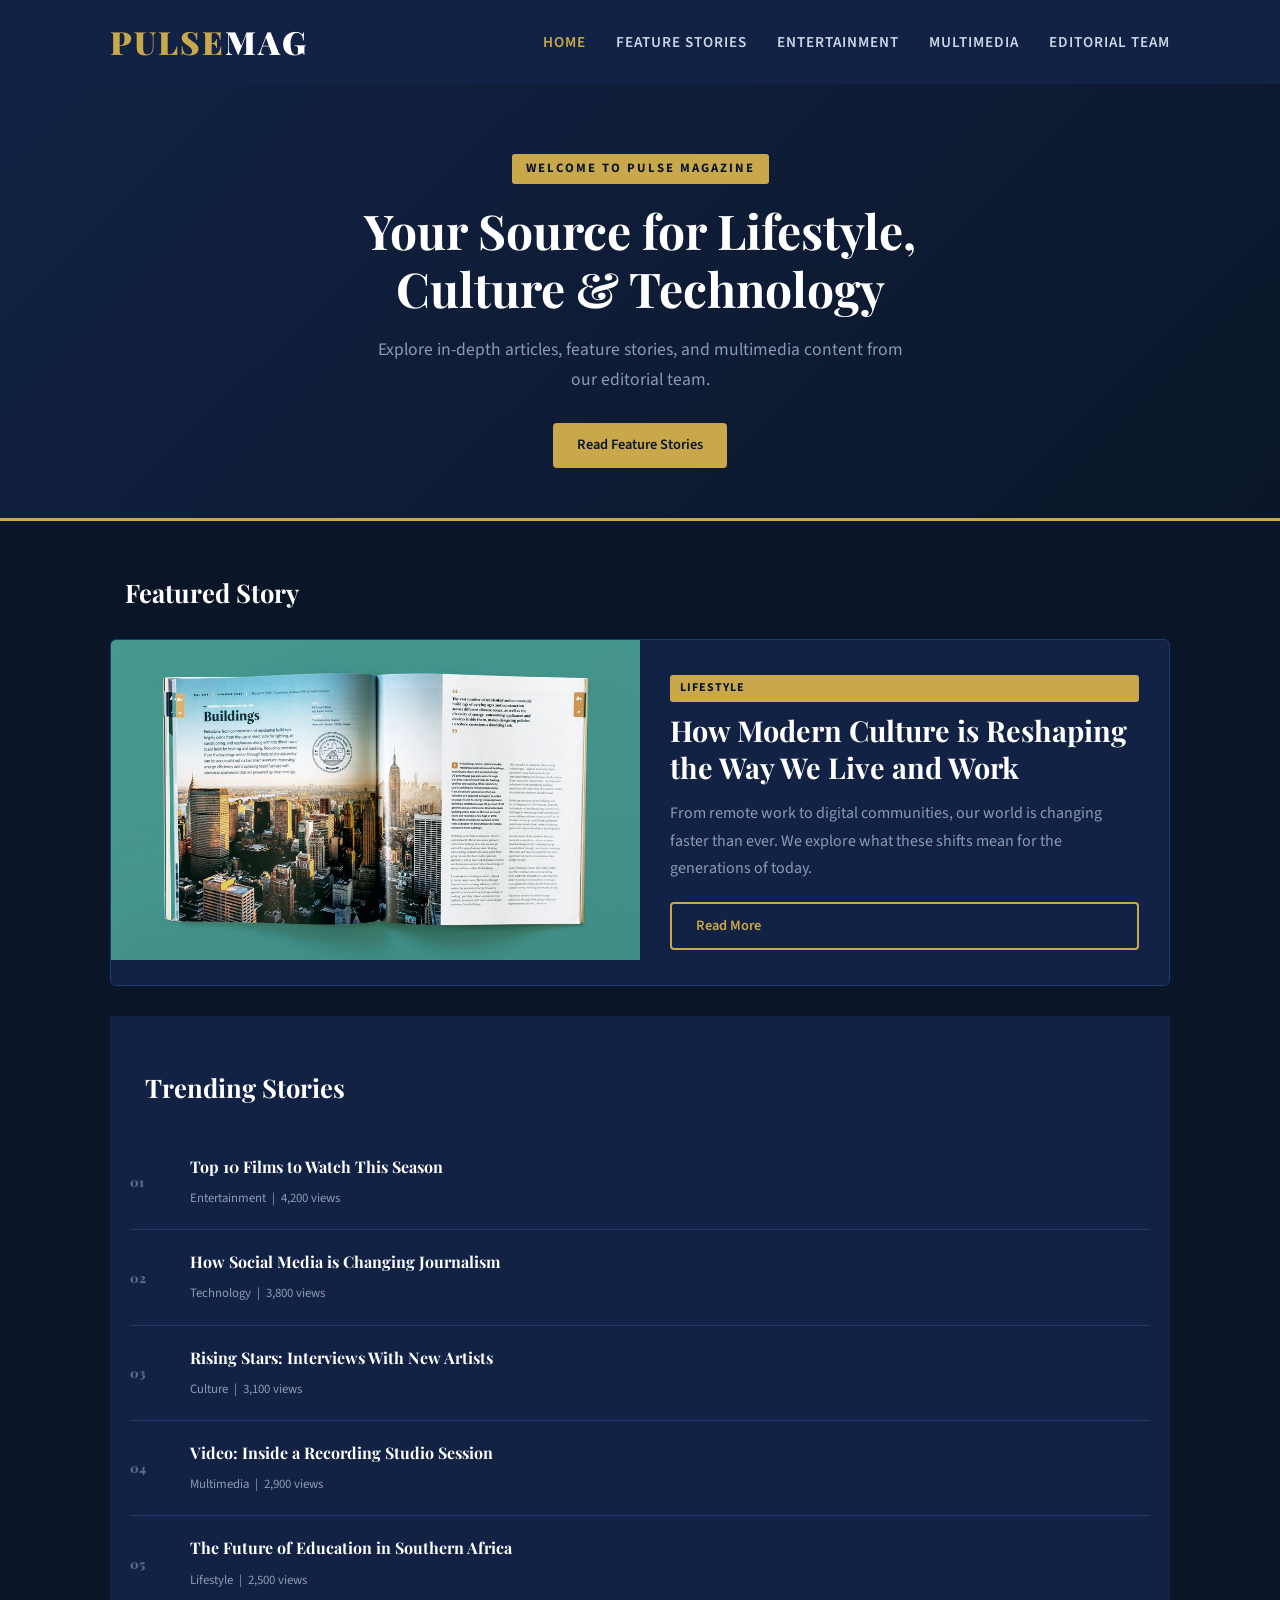
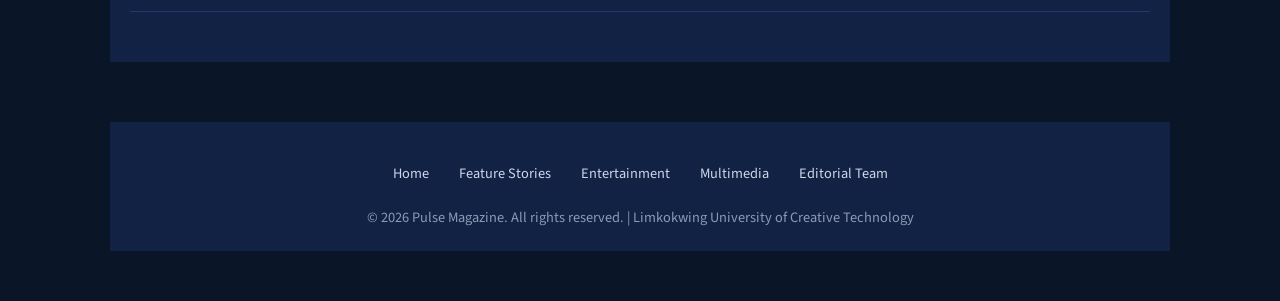
<file: index.html>
<!DOCTYPE html>
<html lang="en">
<head>
  <meta charset="UTF-8" />
  <meta name="viewport" content="width=device-width, initial-scale=1.0" />
  <title>PULSE Magazine - Home</title>
  <link rel="stylesheet" href="style.css" />
  <style>
    /* --- HERO SECTION --- */
    .hero {
      background: linear-gradient(135deg, var(--mid-blue) 0%, var(--dark-blue) 100%);
      border-bottom: 3px solid var(--gold);
      padding: 70px 0 50px;
      text-align: center;
    }

    .hero-label {
      display: inline-block;
      background-color: var(--gold);
      color: var(--dark-blue);
      font-size: 0.8rem;
      font-weight: 700;
      text-transform: uppercase;
      letter-spacing: 2px;
      padding: 4px 14px;
      border-radius: 3px;
      margin-bottom: 18px;
    }

    .hero h1 {
      font-size: 3rem;
      line-height: 1.2;
      margin-bottom: 18px;
      max-width: 700px;
      margin-left: auto;
      margin-right: auto;
    }

    .hero p {
      font-size: 1.1rem;
      color: var(--gray);
      max-width: 550px;
      margin: 0 auto 28px;
    }

    /* --- FEATURED SECTION --- */
    .featured-section {
      padding: 50px 0;
    }

    .featured-main {
      background-color: var(--mid-blue);
      border: 1px solid var(--light-blue);
      border-radius: 6px;
      overflow: hidden;
      display: grid;
      grid-template-columns: 1fr 1fr;
      margin-bottom: 30px;
    }

    .featured-main img {
      width: 100%;
      height: 320px;
      object-fit: cover;
    }

    .featured-main-body {
      padding: 35px 30px;
      display: flex;
      flex-direction: column;
      justify-content: center;
    }

    .featured-main-body h2 {
      font-size: 1.8rem;
      margin-bottom: 14px;
      line-height: 1.3;
    }

    .featured-main-body h2 a {
      color: var(--white);
      text-decoration: none;
    }

    .featured-main-body h2 a:hover {
      color: var(--gold);
    }

    .featured-main-body p {
      color: var(--gray);
      margin-bottom: 20px;
    }

    /* --- TRENDING SECTION --- */
    .trending-section {
      padding: 50px 0;
      background-color: var(--mid-blue);
    }

    .trending-inner {
      max-width: 1100px;
      margin: 0 auto;
      padding: 0 20px;
    }

    .trending-list {
      display: flex;
      flex-direction: column;
      gap: 0;
    }

    .trending-item {
      display: flex;
      align-items: center;
      gap: 20px;
      padding: 18px 0;
      border-bottom: 1px solid var(--light-blue);
    }

    .trending-number {
      font-family: 'Playfair Display', serif;
      font-size: 2rem;
      font-weight: 900;
      color: var(--gold);
      min-width: 40px;
      opacity: 0.6;
    }

    .trending-item h4 {
      font-size: 1rem;
      margin-bottom: 4px;
    }

    .trending-item h4 a {
      color: var(--white);
      text-decoration: none;
    }

    .trending-item h4 a:hover {
      color: var(--gold);
    }

    .trending-item span {
      font-size: 0.8rem;
      color: var(--gray);
    }

    /* --- ARTICLE LISTS SECTION --- */
    .articles-section {
      padding: 50px 0;
    }

    @media (max-width: 700px) {
      .featured-main {
        grid-template-columns: 1fr;
      }
      .hero h1 {
        font-size: 2rem;
      }
    }
  </style>
</head>
<body>

  <!-- HEADER -->
  <header>
    <div class="header-inner">
      <a href="index.html" class="logo">PULSE<span>MAG</span></a>
      <nav>
        <ul>
          <li><a href="index.html" class="active">Home</a></li>
          <li><a href="feature.html">Feature Stories</a></li>
          <li><a href="entertainment.html">Entertainment</a></li>
          <li><a href="multimedia.html">Multimedia</a></li>
          <li><a href="team.html">Editorial Team</a></li>
        </ul>
      </nav>
    </div>
  </header>

  <!-- HERO -->
  <section class="hero">
    <div class="container">
      <div class="hero-label">Welcome to Pulse Magazine</div>
      <h1>Your Source for Lifestyle, Culture &amp; Technology</h1>
      <p>Explore in-depth articles, feature stories, and multimedia content from our editorial team.</p>
      <a href="feature.html" class="btn btn-gold">Read Feature Stories</a>
    </div>
  </section>

  <!-- FEATURED STORY -->
  <section class="featured-section">
    <div class="container">
      <h2 class="section-title">Featured Story</h2>

      <div class="featured-main">
        <img src="images/home.jpg" alt="Featured Story" />
        <div class="featured-main-body">
          <span class="card-category">Lifestyle</span>
          <h2><a href="feature.html">How Modern Culture is Reshaping the Way We Live and Work</a></h2>
          <p>From remote work to digital communities, our world is changing faster than ever. We explore what these shifts mean for the generations of today.</p>
          <a href="feature.html" class="btn btn-outline">Read More</a>
        </div>
      </div>


  <!-- TRENDING STORIES -->
  <section class="trending-section">
    <div class="trending-inner">
      <h2 class="section-title">Trending Stories</h2>
      <div class="trending-list">
        <div class="trending-item">
          <span class="trending-number">01</span>
          <div>
            <h4><a href="entertainment.html">Top 10 Films to Watch This Season</a></h4>
            <span>Entertainment &nbsp;|&nbsp; 4,200 views</span>
          </div>
        </div>
        <div class="trending-item">
          <span class="trending-number">02</span>
          <div>
            <h4><a href="feature.html">How Social Media is Changing Journalism</a></h4>
            <span>Technology &nbsp;|&nbsp; 3,800 views</span>
          </div>
        </div>
        <div class="trending-item">
          <span class="trending-number">03</span>
          <div>
            <h4><a href="entertainment.html">Rising Stars: Interviews With New Artists</a></h4>
            <span>Culture &nbsp;|&nbsp; 3,100 views</span>
          </div>
        </div>
        <div class="trending-item">
          <span class="trending-number">04</span>
          <div>
            <h4><a href="multimedia.html">Video: Inside a Recording Studio Session</a></h4>
            <span>Multimedia &nbsp;|&nbsp; 2,900 views</span>
          </div>
        </div>
        <div class="trending-item">
          <span class="trending-number">05</span>
          <div>
            <h4><a href="feature.html">The Future of Education in Southern Africa</a></h4>
            <span>Lifestyle &nbsp;|&nbsp; 2,500 views</span>
          </div>
        </div>
      </div>
    </div>
  </section>

  <!-- FOOTER -->
  <footer>
    <div class="container">
      <div class="footer-links">
        <a href="index.html">Home</a>
        <a href="feature.html">Feature Stories</a>
        <a href="entertainment.html">Entertainment</a>
        <a href="multimedia.html">Multimedia</a>
        <a href="team.html">Editorial Team</a>
      </div>
      <p>&copy; 2026 Pulse Magazine. All rights reserved. | Limkokwing University of Creative Technology</p>
    </div>
  </footer>

</body>
</html>
</file>
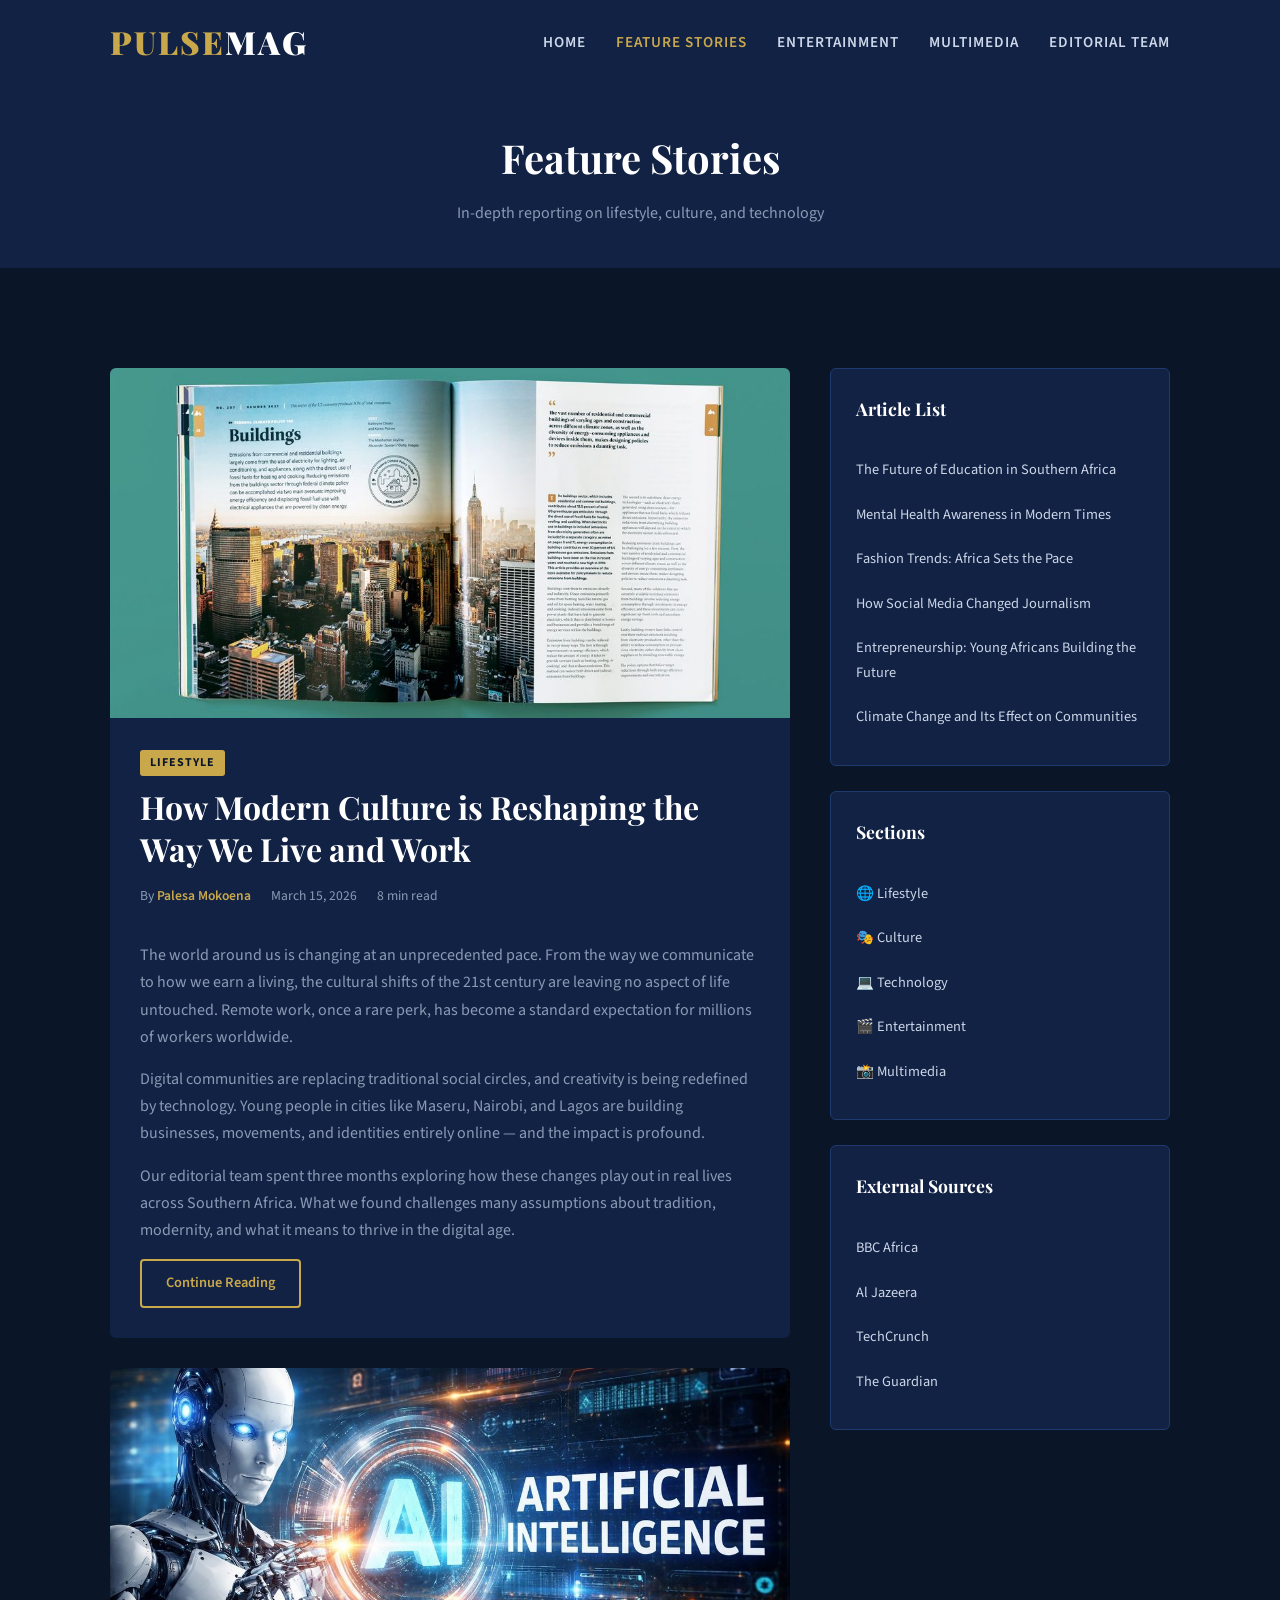
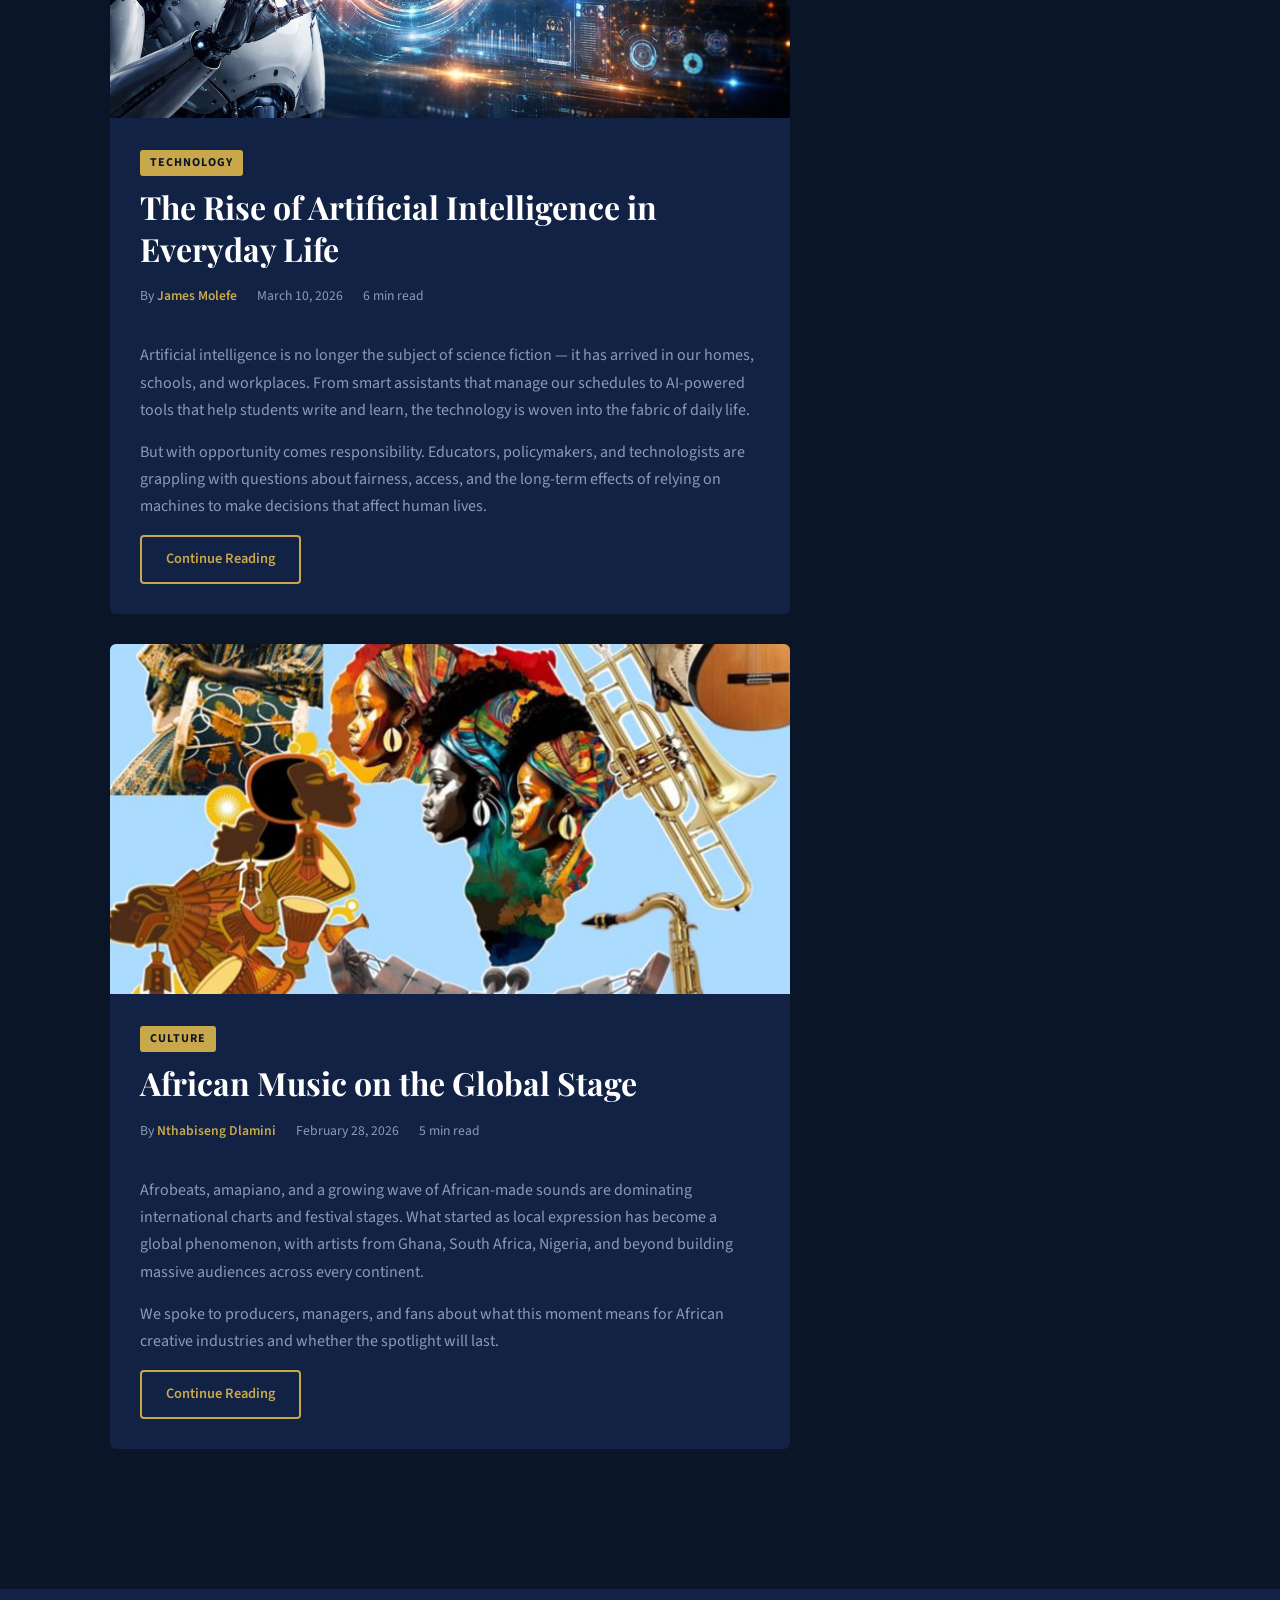
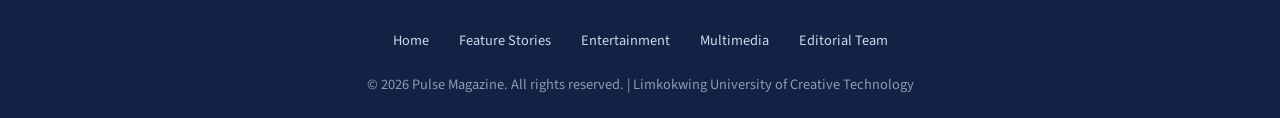
<file: feature.html>
<!DOCTYPE html>
<html lang="en">
<head>
  <meta charset="UTF-8" />
  <meta name="viewport" content="width=device-width, initial-scale=1.0" />
  <title>PULSE Magazine - Feature Stories</title>
  <link rel="stylesheet" href="style.css" />
  <style>
    /* --- FULL ARTICLE LAYOUT --- */
    .article-layout {
      display: grid;
      grid-template-columns: 2fr 1fr;
      gap: 40px;
      padding: 50px 0;
    }

    /* MAIN ARTICLE */
    .main-article {
      background-color: var(--mid-blue);
      border-radius: 6px;
      overflow: hidden;
      margin-bottom: 30px;
    }

    .main-article img {
      width: 100%;
      height: 350px;
      object-fit: cover;
    }

    .main-article-body {
      padding: 30px;
    }

    .main-article-body h2 {
      font-size: 2rem;
      margin-bottom: 15px;
      line-height: 1.3;
    }

    .main-article-body p {
      color: var(--gray);
      margin-bottom: 15px;
      font-size: 1rem;
    }

    .article-meta {
      display: flex;
      align-items: center;
      gap: 20px;
      margin-bottom: 20px;
      font-size: 0.85rem;
      color: var(--gray);
      padding-bottom: 15px;
    }

    .article-meta .author-name {
      color: var(--gold);
      font-weight: 600;
    }

    .sidebar-block {
      background-color: var(--mid-blue);
      border: 1px solid var(--light-blue);
      border-radius: 6px;
      padding: 25px;
      margin-bottom: 25px;
    }

    .sidebar-block h3 {
      font-size: 1.1rem;
      margin-bottom: 15px;
      padding-bottom: 10px;
    }

    .sidebar-list li {
      padding: 10px 0;
      font-size: 0.9rem;
      color: var(--text-light);
    }

    .sidebar-list li:last-child {
      border-bottom: none;
    }

    .sidebar-list li a {
      color: var(--text-light);
      text-decoration: none;
    }

    .sidebar-list li a:hover {
      color: var(--gold);
    }

    /* ARTICLE LIST AT BOTTOM */
    .more-stories {
      padding: 40px 0;
    }

    @media (max-width: 750px) {
      .article-layout {
        grid-template-columns: 1fr;
      }
    }
  </style>
</head>
<body>

  <!-- HEADER -->
  <header>
    <div class="header-inner">
      <a href="index.html" class="logo">PULSE<span>MAG</span></a>
      <nav>
        <ul>
          <li><a href="index.html">Home</a></li>
          <li><a href="feature.html" class="active">Feature Stories</a></li>
          <li><a href="entertainment.html">Entertainment</a></li>
          <li><a href="multimedia.html">Multimedia</a></li>
          <li><a href="team.html">Editorial Team</a></li>
        </ul>
      </nav>
    </div>
  </header>

  <!-- PAGE BANNER -->
  <div class="page-banner">
    <div class="container">
      <h1>Feature Stories</h1>
      <p>In-depth reporting on lifestyle, culture, and technology</p>
    </div>
  </div>

  <!-- MAIN CONTENT -->
  <div class="container">
    <div class="article-layout">

      <!-- LEFT: ARTICLES -->
      <main>

        <!-- Article 1 -->
        <div class="main-article">
          <img src="images/home.jpg" alt="Culture Article" />
          <div class="main-article-body">
            <span class="card-category">Lifestyle</span>
            <h2>How Modern Culture is Reshaping the Way We Live and Work</h2>
            <div class="article-meta">
              <span>By <span class="author-name">Palesa Mokoena</span></span>
              <span>March 15, 2026</span>
              <span>8 min read</span>
            </div>
            <p>The world around us is changing at an unprecedented pace. From the way we communicate to how we earn a living, the cultural shifts of the 21st century are leaving no aspect of life untouched. Remote work, once a rare perk, has become a standard expectation for millions of workers worldwide.</p>
            <p>Digital communities are replacing traditional social circles, and creativity is being redefined by technology. Young people in cities like Maseru, Nairobi, and Lagos are building businesses, movements, and identities entirely online — and the impact is profound.</p>
            <p>Our editorial team spent three months exploring how these changes play out in real lives across Southern Africa. What we found challenges many assumptions about tradition, modernity, and what it means to thrive in the digital age.</p>
            <a href="#" class="btn btn-outline">Continue Reading</a>
          </div>
        </div>

        <!-- Article 2 -->
        <div class="main-article">
          <img src="images/f1.jpg" alt="Technology Article" />
          <div class="main-article-body">
            <span class="card-category">Technology</span>
            <h2>The Rise of Artificial Intelligence in Everyday Life</h2>
            <div class="article-meta">
              <span>By <span class="author-name">James Molefe</span></span>
              <span>March 10, 2026</span>
              <span>6 min read</span>
            </div>
            <p>Artificial intelligence is no longer the subject of science fiction — it has arrived in our homes, schools, and workplaces. From smart assistants that manage our schedules to AI-powered tools that help students write and learn, the technology is woven into the fabric of daily life.</p>
            <p>But with opportunity comes responsibility. Educators, policymakers, and technologists are grappling with questions about fairness, access, and the long-term effects of relying on machines to make decisions that affect human lives.</p>
            <a href="#" class="btn btn-outline">Continue Reading</a>
          </div>
        </div>

        <!-- Article 3 -->
        <div class="main-article">
          <img src="images/f2.jpg" alt="Music Article" />
          <div class="main-article-body">
            <span class="card-category">Culture</span>
            <h2>African Music on the Global Stage</h2>
            <div class="article-meta">
              <span>By <span class="author-name">Nthabiseng Dlamini</span></span>
              <span>February 28, 2026</span>
              <span>5 min read</span>
            </div>
            <p>Afrobeats, amapiano, and a growing wave of African-made sounds are dominating international charts and festival stages. What started as local expression has become a global phenomenon, with artists from Ghana, South Africa, Nigeria, and beyond building massive audiences across every continent.</p>
            <p>We spoke to producers, managers, and fans about what this moment means for African creative industries and whether the spotlight will last.</p>
            <a href="#" class="btn btn-outline">Continue Reading</a>
          </div>
        </div>

      </main>

      <!-- RIGHT: SIDEBAR -->
      <aside class="sidebar">

        <!-- Article List -->
        <div class="sidebar-block">
          <h3>Article List</h3>
          <ul class="sidebar-list">
            <li><a href="#">The Future of Education in Southern Africa</a></li>
            <li><a href="#">Mental Health Awareness in Modern Times</a></li>
            <li><a href="#">Fashion Trends: Africa Sets the Pace</a></li>
            <li><a href="#">How Social Media Changed Journalism</a></li>
            <li><a href="#">Entrepreneurship: Young Africans Building the Future</a></li>
            <li><a href="#">Climate Change and Its Effect on Communities</a></li>
          </ul>
        </div>

        <!-- Categories -->
        <div class="sidebar-block">
          <h3>Sections</h3>
          <ul class="sidebar-list">
            <li><a href="#">🌐 Lifestyle</a></li>
            <li><a href="#">🎭 Culture</a></li>
            <li><a href="#">💻 Technology</a></li>
            <li><a href="#">🎬 Entertainment</a></li>
            <li><a href="#">📸 Multimedia</a></li>
          </ul>
        </div>

        <!-- Hyperlinked navigation -->
        <div class="sidebar-block">
          <h3>External Sources</h3>
          <ul class="sidebar-list">
            <li><a href="https://www.bbc.com/news/world/africa" target="_blank">BBC Africa</a></li>
            <li><a href="https://www.aljazeera.com" target="_blank">Al Jazeera</a></li>
            <li><a href="https://techcrunch.com" target="_blank">TechCrunch</a></li>
            <li><a href="https://www.theguardian.com" target="_blank">The Guardian</a></li>
          </ul>
        </div>

      </aside>
    </div>
  </div>

  <!-- FOOTER -->
  <footer>
    <div class="container">
      <div class="footer-links">
        <a href="index.html">Home</a>
        <a href="feature.html">Feature Stories</a>
        <a href="entertainment.html">Entertainment</a>
        <a href="multimedia.html">Multimedia</a>
        <a href="team.html">Editorial Team</a>
      </div>
      <p>&copy; 2026 Pulse Magazine. All rights reserved. | Limkokwing University of Creative Technology</p>
    </div>
  </footer>

</body>
</html>
</file>
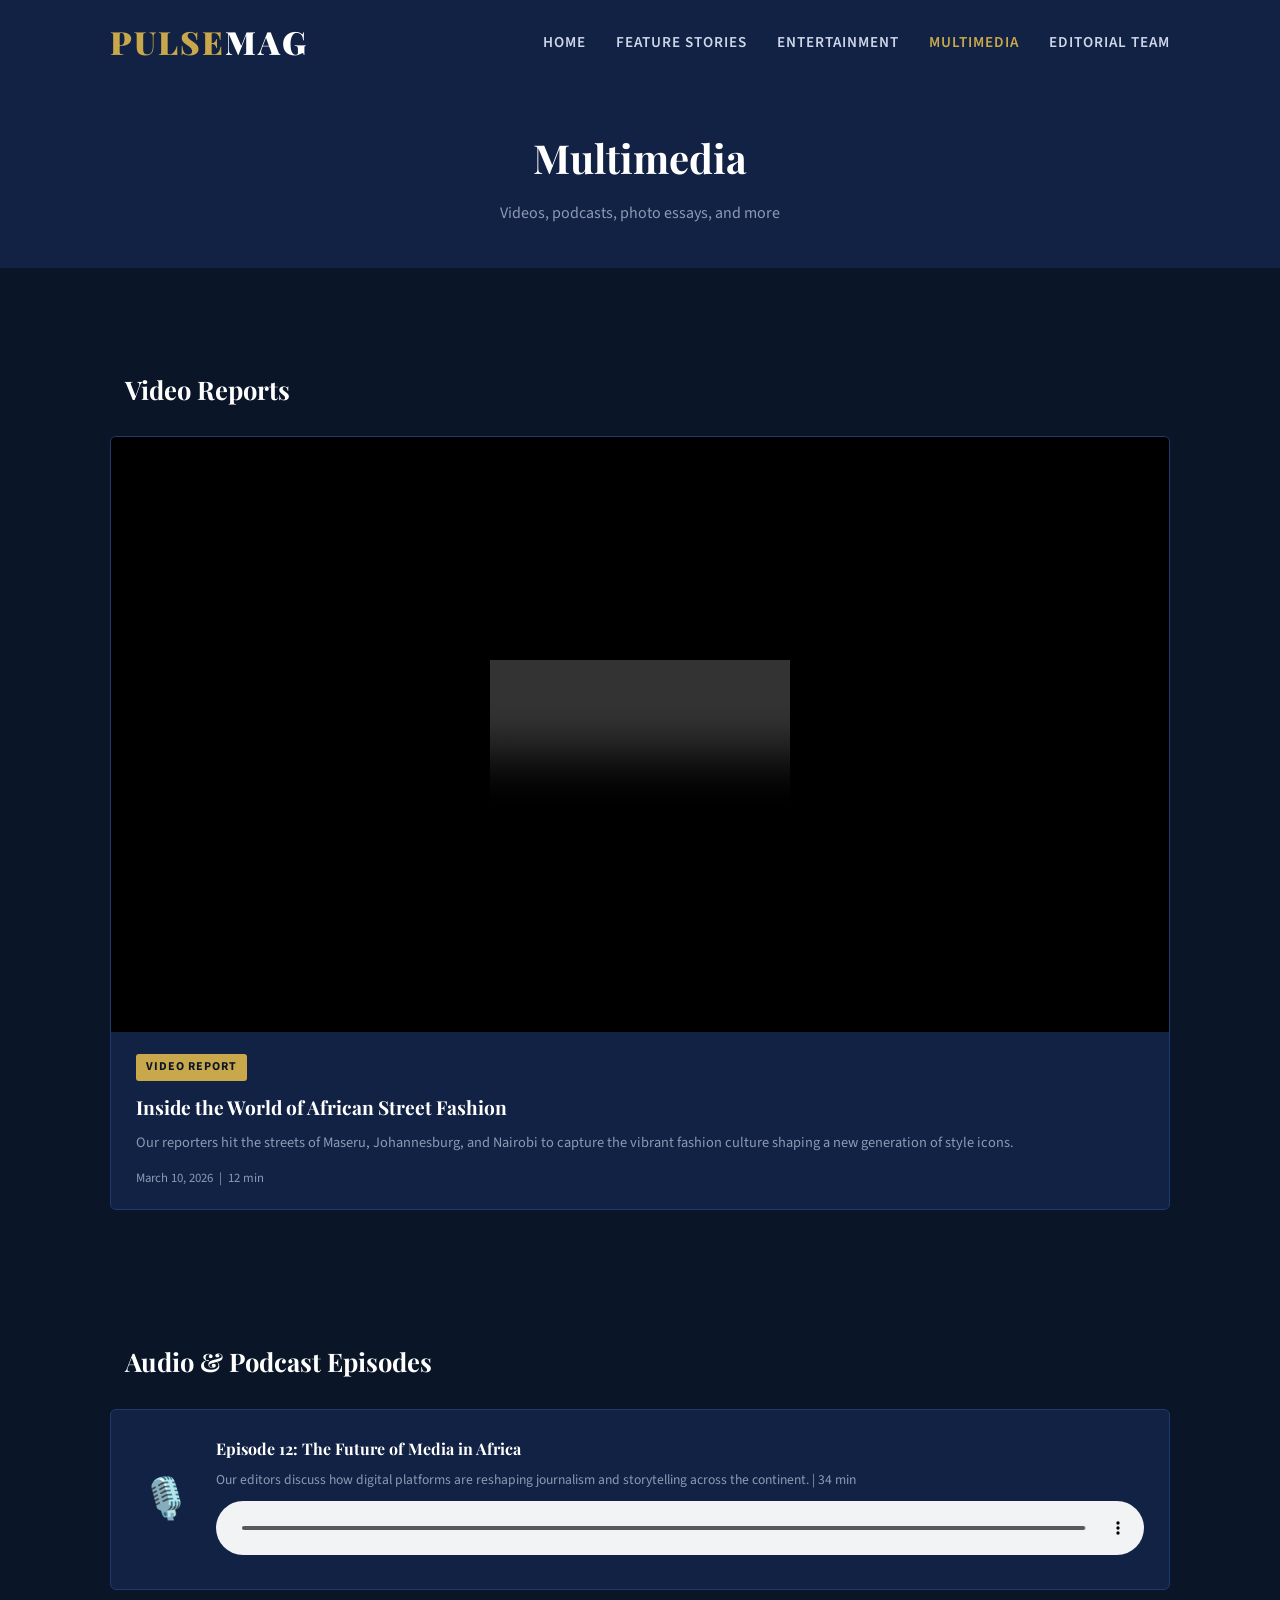
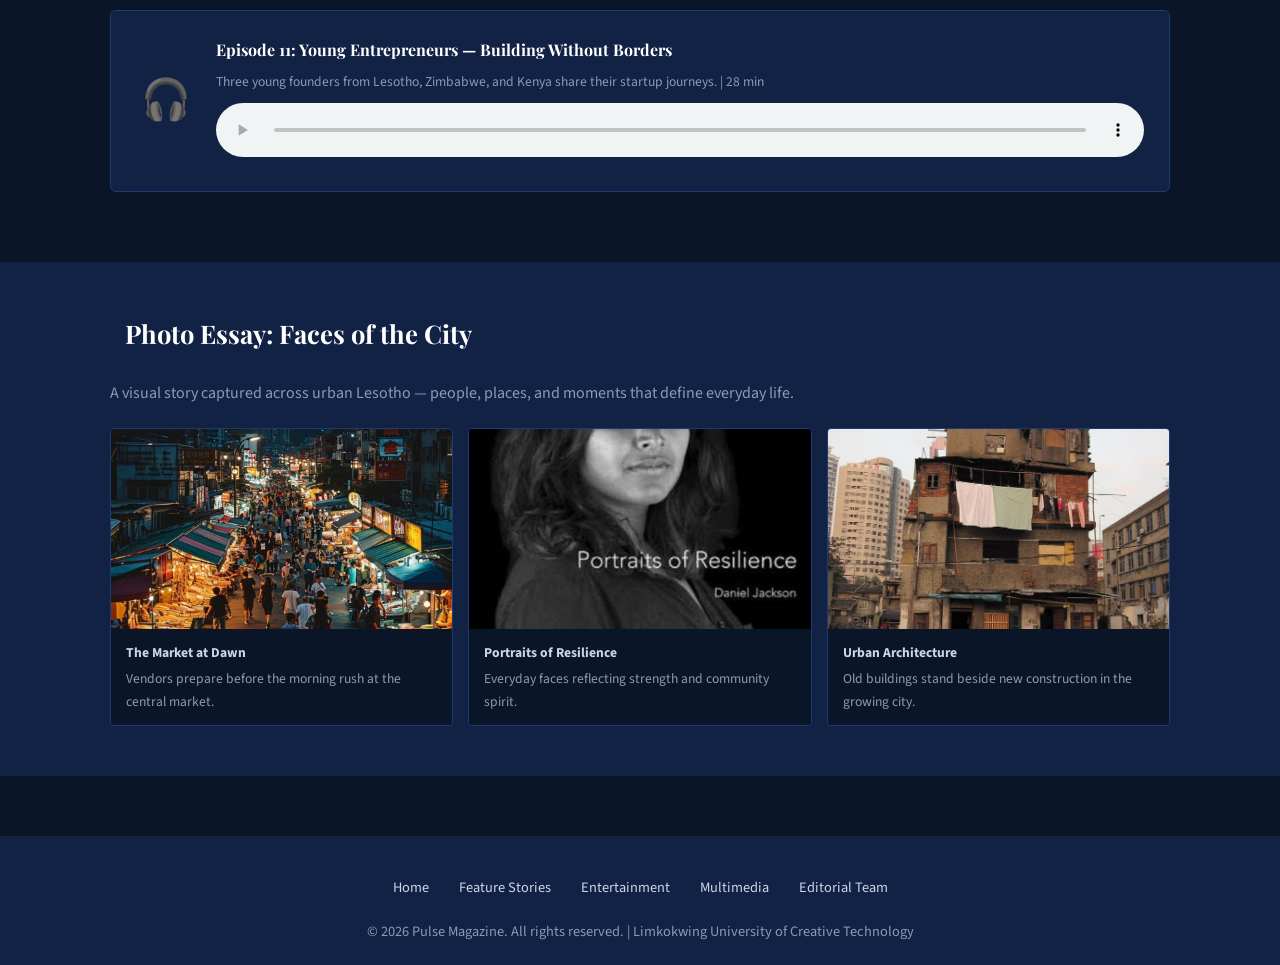
<file: multimedia.html>
<!DOCTYPE html>
<html lang="en">
<head>
  <meta charset="UTF-8" />
  <meta name="viewport" content="width=device-width, initial-scale=1.0" />
  <title>PULSE Magazine - Multimedia</title>
  <link rel="stylesheet" href="style.css" />
  <style>
    .media-section {
      padding: 50px 0;
    }

    /* EMBEDDED VIDEO BLOCK */
    .embed-block {
      background-color: var(--mid-blue);
      border: 1px solid var(--light-blue);
      border-radius: 6px;
      overflow: hidden;
      margin-bottom: 30px;
    }

    .embed-block .embed-video {
      width: 100%;
      aspect-ratio: 16 / 9;
      background-color: var(--dark-blue);
    }

    .embed-block .embed-video iframe,
    .embed-block .embed-video video {
      width: 100%;
      height: 100%;
      border: none;
      display: block;
    }

    .embed-info {
      padding: 20px 25px;
    }

    .embed-info h3 {
      font-size: 1.2rem;
      margin-bottom: 8px;
    }

    .embed-info p {
      color: var(--gray);
      font-size: 0.9rem;
    }

    /* AUDIO SECTION */
    .audio-block {
      background-color: var(--mid-blue);
      border: 1px solid var(--light-blue);
      border-radius: 6px;
      padding: 25px;
      margin-bottom: 20px;
      display: flex;
      align-items: center;
      gap: 20px;
    }

    .audio-icon {
      font-size: 2.5rem;
      min-width: 60px;
      text-align: center;
    }

    .audio-details {
      flex: 1;
    }

    .audio-details h4 {
      font-size: 1rem;
      margin-bottom: 6px;
    }

    .audio-details p {
      color: var(--gray);
      font-size: 0.85rem;
      margin-bottom: 10px;
    }

    audio {
      width: 100%;
      accent-color: var(--gold);
    }

    /* PHOTO ESSAY */
    .photo-essay {
      padding: 50px 0;
      background-color: var(--mid-blue);
    }

    .photo-essay-grid {
      display: grid;
      grid-template-columns: repeat(3, 1fr);
      gap: 15px;
      margin-top: 20px;
    }

    .photo-essay-item {
      border-radius: 4px;
      overflow: hidden;
      border: 1px solid var(--light-blue);
    }

    .photo-essay-item img {
      width: 100%;
      height: 200px;
      object-fit: cover;
    }

    .photo-essay-item .caption {
      padding: 12px 15px;
      font-size: 0.85rem;
      color: var(--gray);
      background-color: var(--dark-blue);
    }

    .photo-essay-item .caption strong {
      display: block;
      color: var(--text-light);
      margin-bottom: 3px;
    }

    @media (max-width: 700px) {
      .photo-essay-grid {
        grid-template-columns: 1fr;
      }
      .audio-block {
        flex-direction: column;
        text-align: center;
      }
    }
  </style>
</head>
<body>

  <!-- HEADER -->
  <header>
    <div class="header-inner">
      <a href="index.html" class="logo">PULSE<span>MAG</span></a>
      <nav>
        <ul>
          <li><a href="index.html">Home</a></li>
          <li><a href="feature.html">Feature Stories</a></li>
          <li><a href="entertainment.html">Entertainment</a></li>
          <li><a href="multimedia.html" class="active">Multimedia</a></li>
          <li><a href="team.html">Editorial Team</a></li>
        </ul>
      </nav>
    </div>
  </header>

  <!-- PAGE BANNER -->
  <div class="page-banner">
    <div class="container">
      <h1>Multimedia</h1>
      <p>Videos, podcasts, photo essays, and more</p>
    </div>
  </div>

  <!-- VIDEO SECTION -->
  <section class="media-section">
    <div class="container">
      <h2 class="section-title">Video Reports</h2>

      <div class="embed-block">
        <div class="embed-video">
          <!-- Embedded YouTube video (public, no login required) -->
          <iframe
            src="videos/en1.mp4"
            title="Pulse Magazine Video Report"
            allow="accelerometer; autoplay; clipboard-write; encrypted-media; gyroscope; picture-in-picture"
            allowfullscreen>
          </iframe>
        </div>
        <div class="embed-info">
          <span class="card-category">Video Report</span>
          <h3>Inside the World of African Street Fashion</h3>
          <p>Our reporters hit the streets of Maseru, Johannesburg, and Nairobi to capture the vibrant fashion culture shaping a new generation of style icons.</p>
          <div class="card-meta">March 10, 2026 &nbsp;|&nbsp; 12 min</div>
        </div>
      </div>

        
    </div>
  </section>

  <!-- AUDIO / PODCAST SECTION -->
  <section class="media-section" style="background-color: var(--dark-blue); padding: 50px 0;">
    <div class="container">
      <h2 class="section-title">Audio &amp; Podcast Episodes</h2>

      <div class="audio-block">
        <div class="audio-icon">🎙️</div>
        <div class="audio-details">
          <h4>Episode 12: The Future of Media in Africa</h4>
          <p>Our editors discuss how digital platforms are reshaping journalism and storytelling across the continent. | 34 min</p>
          <audio controls>
            <source src="videos/audio1.weba" type="audio/mpeg" />
            Your browser does not support the audio element.
          </audio>
        </div>
      </div>

      <div class="audio-block">
        <div class="audio-icon">🎧</div>
        <div class="audio-details">
          <h4>Episode 11: Young Entrepreneurs — Building Without Borders</h4>
          <p>Three young founders from Lesotho, Zimbabwe, and Kenya share their startup journeys. | 28 min</p>
          <audio controls>
            <source src="videos/audio2.m4a" type="audio/mpeg" />
            Your browser does not support the audio element.
          </audio>
        </div>
      </div>

    </div>
  </section>

  <!-- PHOTO ESSAY -->
  <section class="photo-essay">
    <div class="container">
      <h2 class="section-title">Photo Essay: Faces of the City</h2>
      <p style="color: var(--gray); margin-bottom: 5px;">A visual story captured across urban Lesotho — people, places, and moments that define everyday life.</p>
      <div class="photo-essay-grid">
        <div class="photo-essay-item">
          <img src="images/en1.jpg" alt="City Life" />
          <div class="caption">
            <strong>The Market at Dawn</strong>
            Vendors prepare before the morning rush at the central market.
          </div>
        </div>
        <div class="photo-essay-item">
          <img src="images/en2.jpg" alt="People" />
          <div class="caption">
            <strong>Portraits of Resilience</strong>
            Everyday faces reflecting strength and community spirit.
          </div>
        </div>
        <div class="photo-essay-item">
          <img src="images/en3.jpg" alt="Architecture" />
          <div class="caption">
            <strong>Urban Architecture</strong>
            Old buildings stand beside new construction in the growing city.
          </div>
        </div>
      </div>
    </div>
  </section>

  <!-- FOOTER -->
  <footer>
    <div class="container">
      <div class="footer-links">
        <a href="index.html">Home</a>
        <a href="feature.html">Feature Stories</a>
        <a href="entertainment.html">Entertainment</a>
        <a href="multimedia.html">Multimedia</a>
        <a href="team.html">Editorial Team</a>
      </div>
      <p>&copy; 2026 Pulse Magazine. All rights reserved. | Limkokwing University of Creative Technology</p>
    </div>
  </footer>

</body>
</html>
</file>
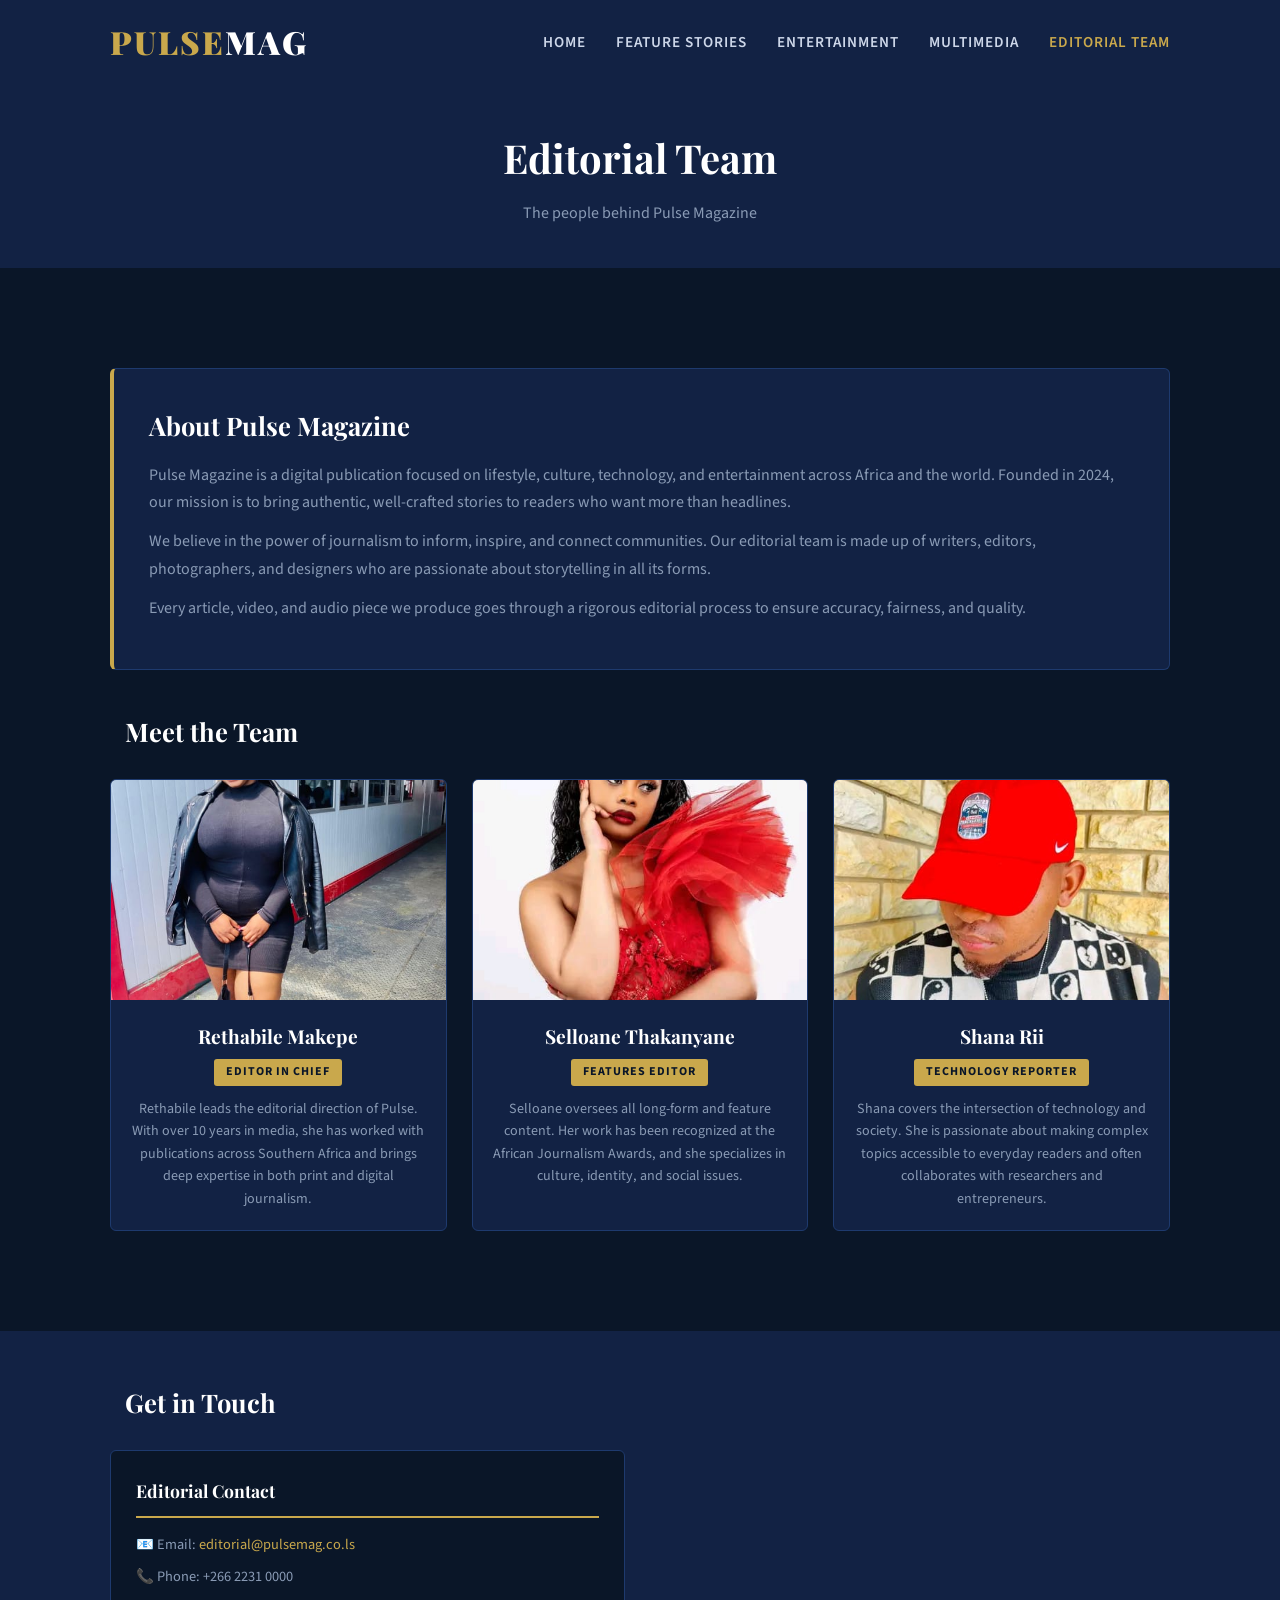
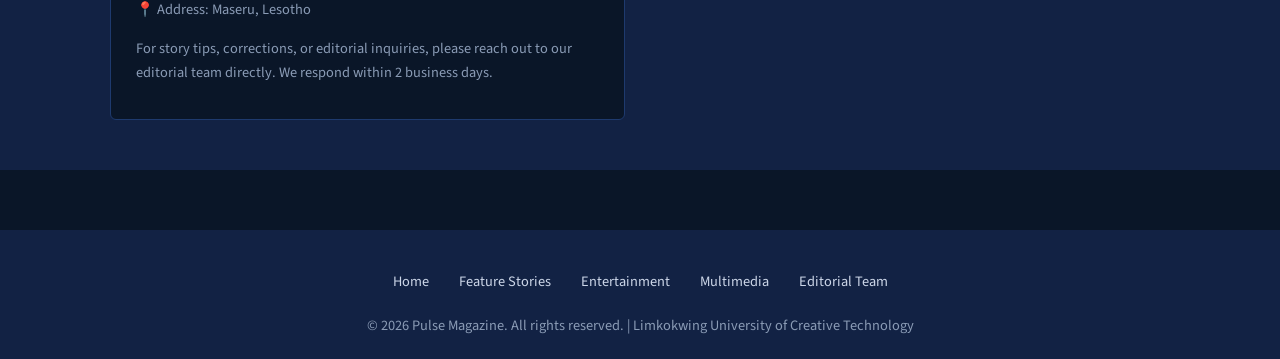
<file: team.html>
<!DOCTYPE html>
<html lang="en">
<head>
  <meta charset="UTF-8" />
  <meta name="viewport" content="width=device-width, initial-scale=1.0" />
  <title>PULSE Magazine - Editorial Team</title>
  <link rel="stylesheet" href="style.css" />
  <style>
    .team-section {
      padding: 50px 0;
    }

    /* TEAM GRID */
    .team-grid {
      display: grid;
      grid-template-columns: repeat(3, 1fr);
      gap: 25px;
      margin-bottom: 50px;
    }

    .team-card {
      background-color: var(--mid-blue);
      border: 1px solid var(--light-blue);
      border-radius: 6px;
      overflow: hidden;
      text-align: center;
    }

    .team-card img {
      width: 100%;
      height: 220px;
      object-fit: cover;
    }

    .team-card-body {
      padding: 20px;
    }

    .team-card-body h3 {
      font-size: 1.2rem;
      margin-bottom: 5px;
    }

    .team-role {
      display: inline-block;
      background-color: var(--gold);
      color: var(--dark-blue);
      font-size: 0.75rem;
      font-weight: 700;
      text-transform: uppercase;
      letter-spacing: 1px;
      padding: 3px 12px;
      border-radius: 3px;
      margin-bottom: 12px;
    }

    .team-card-body p {
      color: var(--gray);
      font-size: 0.88rem;
      line-height: 1.6;
    }

    /* ABOUT THE MAGAZINE */
    .about-block {
      background-color: var(--mid-blue);
      border: 1px solid var(--light-blue);
      border-left: 4px solid var(--gold);
      border-radius: 6px;
      padding: 35px;
      margin-bottom: 40px;
    }

    .about-block h2 {
      font-size: 1.6rem;
      margin-bottom: 15px;
    }

    .about-block p {
      color: var(--gray);
      font-size: 1rem;
      margin-bottom: 12px;
    }

    /* CONTACT / HYPERLINKS */
    .contact-section {
      padding: 50px 0;
      background-color: var(--mid-blue);
    }

    .contact-grid {
      display: grid;
      grid-template-columns: 1fr 1fr;
      gap: 30px;
    }

    .contact-block {
      background-color: var(--dark-blue);
      border: 1px solid var(--light-blue);
      border-radius: 6px;
      padding: 25px;
    }

    .contact-block h3 {
      font-size: 1.1rem;
      margin-bottom: 15px;
      padding-bottom: 10px;
      border-bottom: 2px solid var(--gold);
    }

    .contact-block p {
      color: var(--gray);
      font-size: 0.9rem;
      margin-bottom: 8px;
    }

    .contact-block a {
      color: var(--gold);
    }

    /* Values List */
    .values-list {
      margin-top: 10px;
    }

    .values-list li {
      padding: 8px 0;
      border-bottom: 1px solid var(--light-blue);
      color: var(--text-light);
      font-size: 0.9rem;
      display: flex;
      align-items: center;
      gap: 10px;
    }

    .values-list li:last-child {
      border-bottom: none;
    }

    .values-list li::before {
      content: "✦";
      color: var(--gold);
      font-size: 0.7rem;
    }

    @media (max-width: 750px) {
      .team-grid {
        grid-template-columns: 1fr;
      }
      .contact-grid {
        grid-template-columns: 1fr;
      }
    }
  </style>
</head>
<body>

  <!-- HEADER -->
  <header>
    <div class="header-inner">
      <a href="index.html" class="logo">PULSE<span>MAG</span></a>
      <nav>
        <ul>
          <li><a href="index.html">Home</a></li>
          <li><a href="feature.html">Feature Stories</a></li>
          <li><a href="entertainment.html">Entertainment</a></li>
          <li><a href="multimedia.html">Multimedia</a></li>
          <li><a href="team.html" class="active">Editorial Team</a></li>
        </ul>
      </nav>
    </div>
  </header>

  <!-- PAGE BANNER -->
  <div class="page-banner">
    <div class="container">
      <h1>Editorial Team</h1>
      <p>The people behind Pulse Magazine</p>
    </div>
  </div>

  <!-- ABOUT THE MAGAZINE -->
  <section class="team-section">
    <div class="container">
      <div class="about-block">
        <h2>About Pulse Magazine</h2>
        <p>Pulse Magazine is a digital publication focused on lifestyle, culture, technology, and entertainment across Africa and the world. Founded in 2024, our mission is to bring authentic, well-crafted stories to readers who want more than headlines.</p>
        <p>We believe in the power of journalism to inform, inspire, and connect communities. Our editorial team is made up of writers, editors, photographers, and designers who are passionate about storytelling in all its forms.</p>
        <p>Every article, video, and audio piece we produce goes through a rigorous editorial process to ensure accuracy, fairness, and quality.</p>
      </div>

      <!-- TEAM CARDS -->
      <h2 class="section-title">Meet the Team</h2>
      <div class="team-grid">

        <div class="team-card">
          <img src="images/t1.jpeg" alt="Editor in Chief" />
          <div class="team-card-body">
            <h3>Rethabile Makepe</h3>
            <span class="team-role">Editor in Chief</span>
            <p>Rethabile leads the editorial direction of Pulse. With over 10 years in media, she has worked with publications across Southern Africa and brings deep expertise in both print and digital journalism.</p>
          </div>
        </div>

        <div class="team-card">
          <img src="images/t2.jpeg" alt="Features Editor" />
          <div class="team-card-body">
            <h3>Selloane Thakanyane</h3>
            <span class="team-role">Features Editor</span>
            <p>Selloane oversees all long-form and feature content. Her work has been recognized at the African Journalism Awards, and she specializes in culture, identity, and social issues.</p>
          </div>
        </div>

        <div class="team-card">
          <img src="images/t3.jpeg" alt="Technology Reporter" />
          <div class="team-card-body">
            <h3>Shana Rii</h3>
            <span class="team-role">Technology Reporter</span>
            <p>Shana covers the intersection of technology and society. She is passionate about making complex topics accessible to everyday readers and often collaborates with researchers and entrepreneurs.</p>
          </div>
        </div>


      </div>

    </div>
  </section>

  <!-- CONTACT SECTION -->
  <section class="contact-section">
    <div class="container">
      <h2 class="section-title">Get in Touch</h2>
      <div class="contact-grid">

        <div class="contact-block">
          <h3>Editorial Contact</h3>
          <p>📧 Email: <a href="mailto:editorial@pulsemag.co.ls">editorial@pulsemag.co.ls</a></p>
          <p>📞 Phone: +266 2231 0000</p>
          <p>📍 Address: Maseru, Lesotho</p>
          <p style="margin-top: 15px;">For story tips, corrections, or editorial inquiries, please reach out to our editorial team directly. We respond within 2 business days.</p>
        </div>

      </div>
    </div>
  </section>

  <!-- FOOTER -->
  <footer>
    <div class="container">
      <div class="footer-links">
        <a href="index.html">Home</a>
        <a href="feature.html">Feature Stories</a>
        <a href="entertainment.html">Entertainment</a>
        <a href="multimedia.html">Multimedia</a>
        <a href="team.html">Editorial Team</a>
      </div>
      <p>&copy; 2026 Pulse Magazine. All rights reserved. | Limkokwing University of Creative Technology</p>
    </div>
  </footer>

</body>
</html>
</file>
<file: style.css>
/* ============================================
   PULSE MAGAZINE - Main Stylesheet
   Color Scheme: Dark Blue + Gold/Cream
============================================ */

@import url('https://fonts.googleapis.com/css2?family=Playfair+Display:wght@400;700;900&family=Source+Sans+3:wght@300;400;600&display=swap');

/* --- CSS Variables --- */
:root {
  --dark-blue: #0a1628;
  --mid-blue: #122244;
  --light-blue: #1e3a6e;
  --accent-blue: #2a5298;
  --gold: #c9a84c;
  --gold-light: #e8c97a;
  --cream: #f5f0e8;
  --white: #ffffff;
  --gray: #8a9bb5;
  --text-light: #ccd6e8;
}

/* --- Reset & Base --- */
* {
  margin: 0;
  padding: 0;
  box-sizing: border-box;
}

body {
  background-color: var(--dark-blue);
  color: var(--text-light);
  font-family: 'Source Sans 3', sans-serif;
  font-size: 16px;
  line-height: 1.7;
}

h1, h2, h3, h4 {
  font-family: 'Playfair Display', serif;
  color: var(--white);
}

a {
  color: var(--gold);
  text-decoration: none;
}

a:hover {
  color: var(--gold-light);
  text-decoration: underline;
}

img {
  max-width: 100%;
  display: block;
}

ul {
  list-style: none;
}

/* --- Layout Containers --- */
.container {
  max-width: 1100px;
  margin: 0 auto;
  padding: 0 20px;
}

/* ============================================
   HEADER & NAVIGATION
============================================ */
header {
  background-color: var(--mid-blue);
  padding: 15px 0;
  position: sticky;
  top: 0;
  z-index: 100;
}

.header-inner {
  display: flex;
  justify-content: space-between;
  align-items: center;
  max-width: 1100px;
  margin: 0 auto;
  padding: 0 20px;
}

.logo {
  font-family: 'Playfair Display', serif;
  font-size: 2rem;
  font-weight: 900;
  color: var(--gold);
  letter-spacing: 2px;
  text-decoration: none;
}

.logo span {
  color: var(--white);
}

nav ul {
  display: flex;
  gap: 30px;
}

nav ul li a {
  color: var(--text-light);
  font-size: 0.95rem;
  font-weight: 600;
  letter-spacing: 1px;
  text-transform: uppercase;
  text-decoration: none;
  padding-bottom: 4px;
}

nav ul li a:hover,
nav ul li a.active {
  color: var(--gold);
  text-decoration: none;
}

/* ============================================
   FOOTER
============================================ */
footer {
  background-color: var(--mid-blue);
  padding: 40px 0 20px;
  margin-top: 60px;
  text-align: center;
}

footer p {
  color: var(--gray);
  font-size: 0.9rem;
}

footer .footer-links {
  display: flex;
  justify-content: center;
  gap: 30px;
  margin-bottom: 20px;
}

footer .footer-links a {
  color: var(--text-light);
  font-size: 0.9rem;
  text-decoration: none;
}

footer .footer-links a:hover {
  color: var(--gold);
}

/* ============================================
   PAGE TITLE BANNER
============================================ */
.page-banner {
  background-color: var(--mid-blue);
  padding: 40px 0;
  text-align: center;
  margin-bottom: 50px;
}

.page-banner h1 {
  font-size: 2.5rem;
  color: var(--white);
  margin-bottom: 8px;
}

.page-banner p {
  color: var(--gray);
  font-size: 1rem;
}

/* ============================================
   SECTION HEADINGS
============================================ */
.section-title {
  font-size: 1.6rem;
  color: var(--white);
  padding-left: 15px;
  margin-bottom: 25px;
}

/* ============================================
   ARTICLE CARDS
============================================ */
.card {
  background-color: var(--mid-blue);
  border-radius: 6px;
  overflow: hidden;
}

.card img {
  width: 100%;
  height: 200px;
  object-fit: cover;
}

.card-body {
  padding: 20px;
}

.card-category {
  display: inline-block;
  background-color: var(--gold);
  color: var(--dark-blue);
  font-size: 0.75rem;
  font-weight: 700;
  text-transform: uppercase;
  letter-spacing: 1px;
  padding: 3px 10px;
  border-radius: 3px;
  margin-bottom: 10px;
}

.card h3 {
  font-size: 1.2rem;
  margin-bottom: 10px;
  line-height: 1.4;
}

.card h3 a {
  color: var(--white);
  text-decoration: none;
}

.card h3 a:hover {
  color: var(--gold);
}

.card p {
  color: var(--gray);
  font-size: 0.9rem;
  margin-bottom: 15px;
}

.card-meta {
  font-size: 0.8rem;
  color: var(--gray);
  padding-top: 12px;
}

/* ============================================
   GRID LAYOUTS
============================================ */
.grid-3 {
  display: grid;
  grid-template-columns: repeat(3, 1fr);
  gap: 25px;
}

.grid-2 {
  display: grid;
  grid-template-columns: repeat(2, 1fr);
  gap: 25px;
}

/* ============================================
   BUTTONS
============================================ */
.btn {
  display: inline-block;
  padding: 10px 24px;
  border-radius: 4px;
  font-size: 0.9rem;
  font-weight: 600;
  text-decoration: none;
  cursor: pointer;
}

.btn-gold {
  background-color: var(--gold);
  color: var(--dark-blue);
}

.btn-gold:hover {
  background-color: var(--gold-light);
  color: var(--dark-blue);
  text-decoration: none;
}

.btn-outline {
  border: 2px solid var(--gold);
  color: var(--gold);
  background: transparent;
}

.btn-outline:hover {
  background-color: var(--gold);
  color: var(--dark-blue);
  text-decoration: none;
}

/* ============================================
   DIVIDER
============================================ */
.divider {
  border: none;
  margin: 40px 0;
}

/* ============================================
   RESPONSIVE - Tablet/Mobile
============================================ */
@media (max-width: 900px) {
  .grid-3 {
    grid-template-columns: repeat(2, 1fr);
  }
}

@media (max-width: 600px) {
  .grid-3, .grid-2 {
    grid-template-columns: 1fr;
  }

  .header-inner {
    flex-direction: column;
    gap: 12px;
  }

  nav ul {
    gap: 15px;
    flex-wrap: wrap;
    justify-content: center;
  }

  .logo {
    font-size: 1.5rem;
  }
}
</file>
